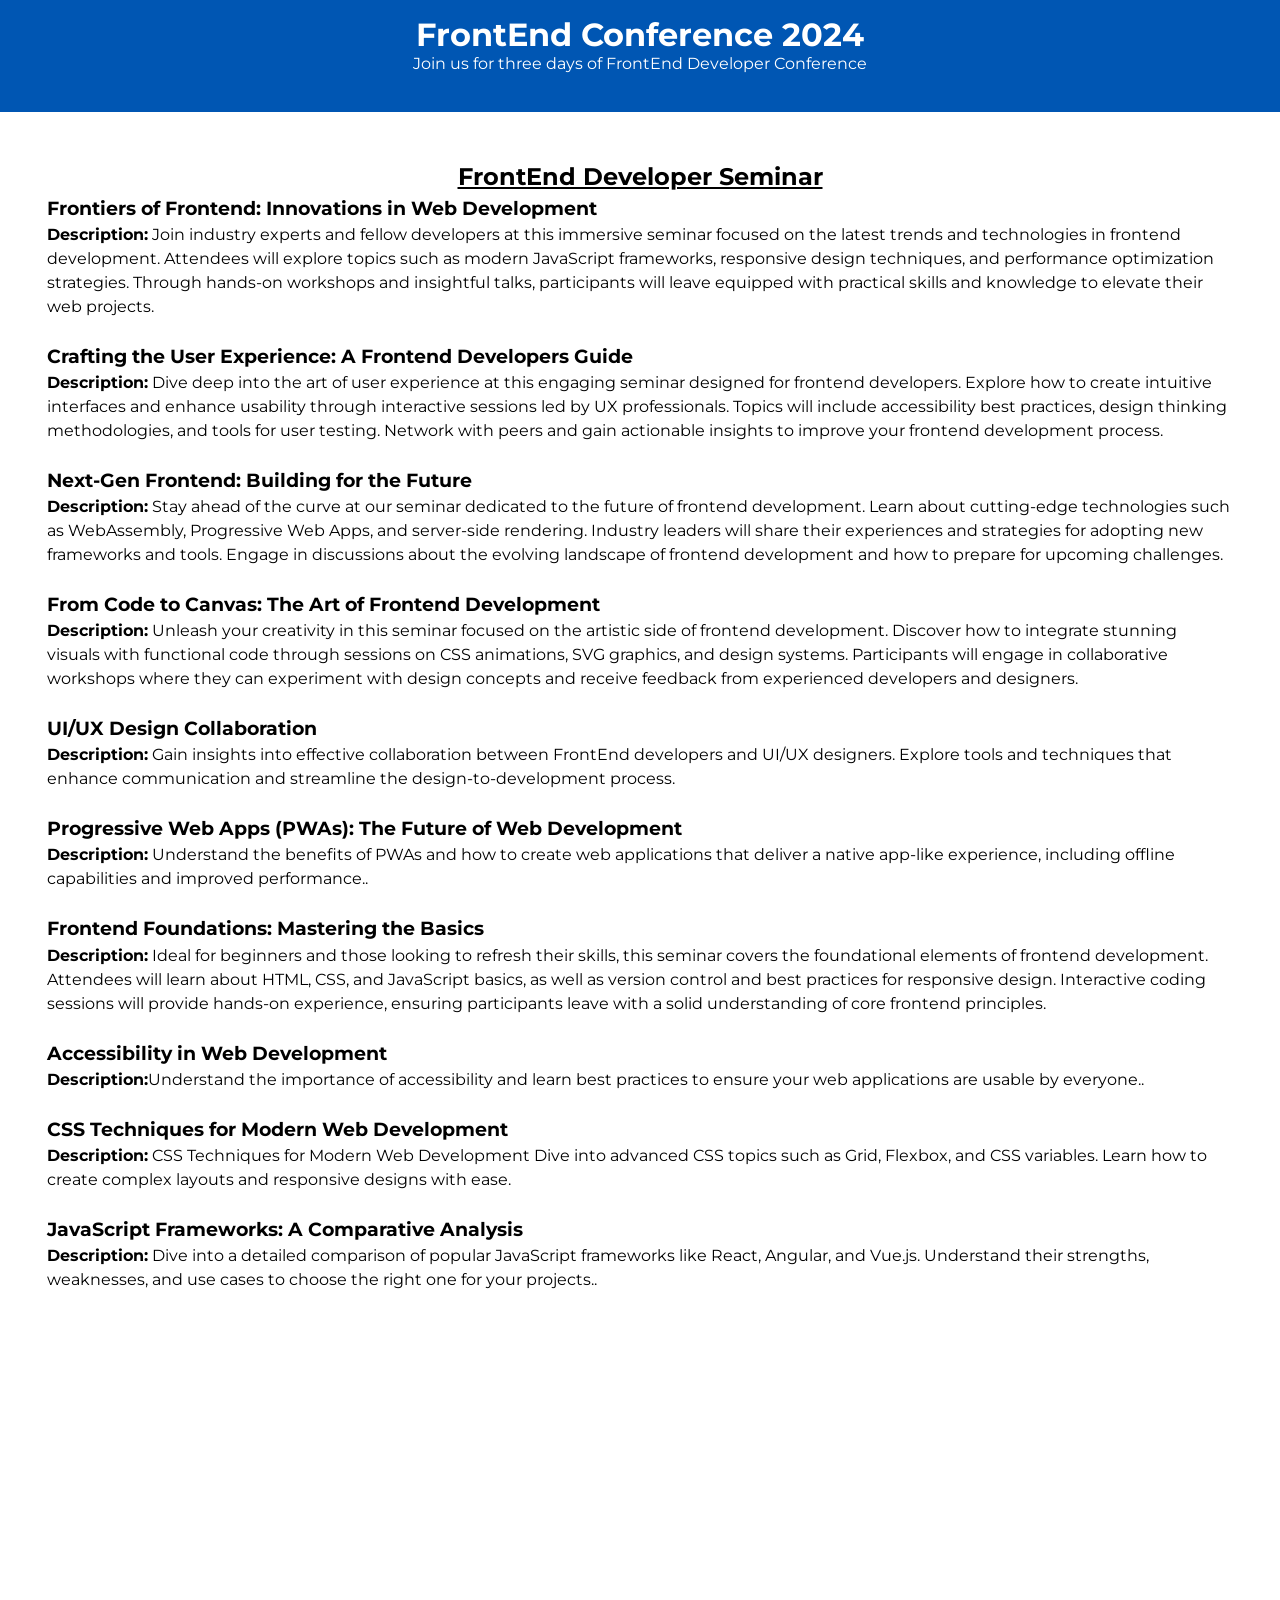
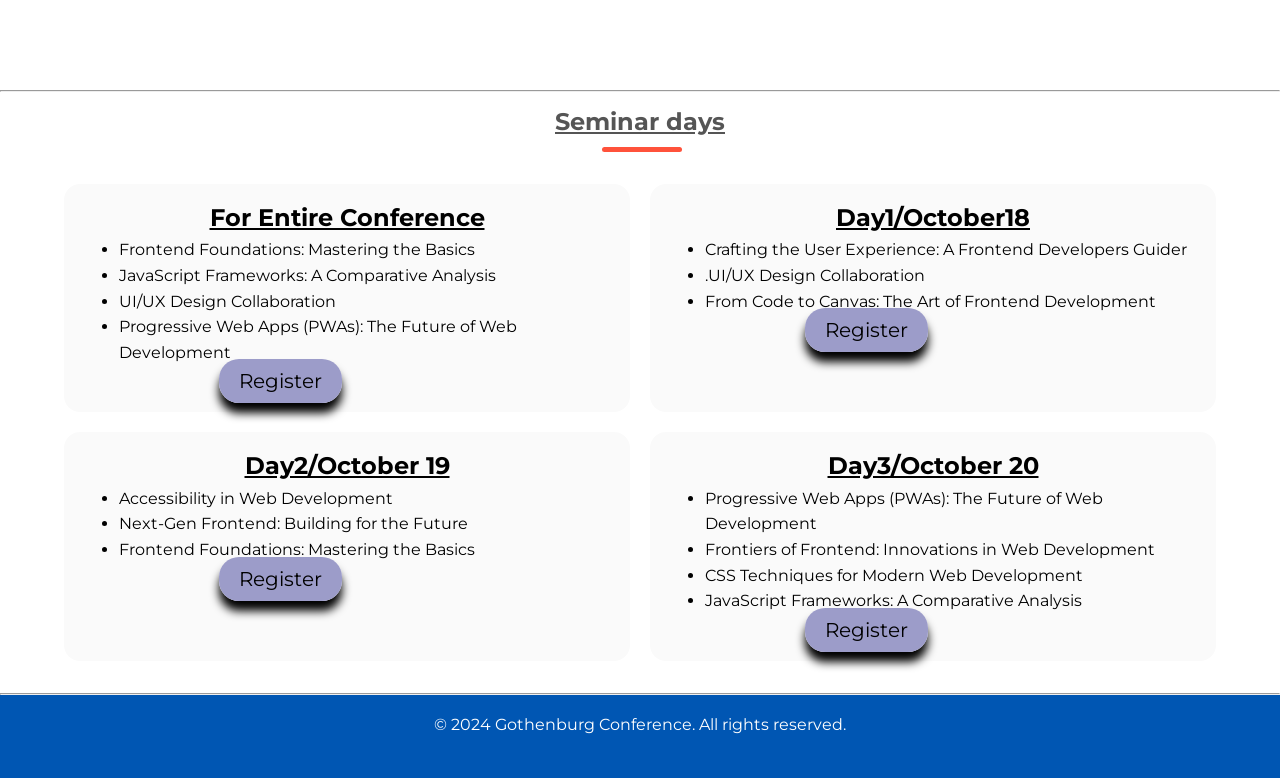
<file: seminar.html>
<!DOCTYPE html>
<html lang="en">
<head>
    <meta charset="UTF-8">
    <meta name="viewport" content="width=device-width, initial-scale=1.0">
    <title>FrontEnd Developer Conference</title>
    <link rel="stylesheet" href="css/seminar.css">
    <link href="https://fonts.googleapis.com/css2?family=Montserrat:ital,wght@0,100..900;1,100..900&display=swap" rel="stylesheet">   
</head>
<body>
    <header>
        <h1>FrontEnd Conference 2024</h1>
        <p>Join us for three days of FrontEnd Developer Conference</p>
    </header>
    <main>
         <section>
            <div class="small-container">
                <h2>FrontEnd Developer Seminar</h2>
                <article>
                    <h3>Frontiers of Frontend: Innovations in Web Development</h3>
                    <p><strong> Description:</strong> Join industry experts and fellow developers at this immersive seminar focused on the latest trends and 
                    technologies in frontend development. Attendees will explore topics such as modern JavaScript frameworks, 
                    responsive design techniques, and performance optimization strategies. Through hands-on workshops and insightful talks, 
                    participants will leave equipped with practical skills and knowledge to elevate their web projects.</p>
                </article>
                <article>
                    <h3>Crafting the User Experience: A Frontend Developers Guide</h3>
                    <p><strong> Description:</strong> Dive deep into the art of user experience at this engaging seminar designed for frontend developers. 
                    Explore how to create intuitive interfaces and enhance usability through interactive sessions led by UX professionals. 
                    Topics will include accessibility best practices, design thinking methodologies, and tools for user testing. Network with peers 
                    and gain actionable insights to improve your frontend development process.</p>
                </article>
                <article>
                    <h3>Next-Gen Frontend: Building for the Future</h3>
                    <p><strong> Description:</strong> Stay ahead of the curve at our seminar dedicated to the future of frontend development. Learn about cutting-edge technologies such as 
                    WebAssembly, Progressive Web Apps, and server-side rendering. Industry leaders will share their experiences and strategies for adopting
                    new frameworks and tools. Engage in discussions about the evolving landscape of frontend development and how to prepare for upcoming 
                    challenges.</p>
                </article>
                <article>
                    <h3>From Code to Canvas: The Art of Frontend Development</h3>
                    <p><strong> Description:</strong> Unleash your creativity in this seminar focused on the artistic side of frontend development. Discover how to 
                    integrate stunning visuals with functional code through sessions on CSS animations, SVG graphics, and design systems. 
                    Participants will engage in collaborative workshops where they can experiment with design concepts and receive feedback 
                    from experienced developers and designers.</p>
                </article>
                <article>
                    <h3>UI/UX Design Collaboration</h3>
                    <p><strong> Description:</strong> Gain insights into effective collaboration between FrontEnd developers and UI/UX designers. Explore 
                    tools and techniques that enhance communication and streamline the design-to-development process.</p>  
                </article>
                <article>
                    <h3>Progressive Web Apps (PWAs): The Future of Web Development</h3>
                    <p><strong> Description:</strong> Understand the benefits of PWAs and how to create web applications that deliver a native app-like 
                    experience, including offline capabilities and improved performance..</p>
                </article>
                <article>
                    <h3>Frontend Foundations: Mastering the Basics </h3>
                    <p><strong> Description:</strong> Ideal for beginners and those looking to refresh their skills, this seminar covers the foundational elements of frontend development. 
                    Attendees will learn about HTML, CSS, and JavaScript basics, as well as version control and best practices for responsive design. 
                    Interactive coding sessions will provide hands-on experience, ensuring participants leave with a solid understanding of core frontend 
                    principles.</p>
                </article>
                <article>
                    <h3>Accessibility in Web Development</h3>
                    <p><strong> Description:</strong>Understand the importance of accessibility and learn best practices to ensure your web applications 
                    are usable by everyone..</p>
                </article>
                <article>
                    <h3>CSS Techniques for Modern Web Development</h3>
                    <p><strong> Description:</strong> CSS Techniques for Modern Web Development
                    Dive into advanced CSS topics such as Grid, Flexbox, and CSS variables. Learn how
                    to create complex layouts and responsive designs with ease.</p>
                </article> 
                <article>
                    <h3>JavaScript Frameworks: A Comparative Analysis</h3>
                    <p><strong> Description:</strong> Dive into a detailed comparison of popular JavaScript frameworks like React, Angular, and Vue.js. 
                    Understand their strengths, weaknesses, and use cases to choose the right one for your projects..</p>
                </article> 
            </div>
            <div class="video-container">
                <embed
                src="https://www.youtube.com/embed/I1ZDQXNde98?si=jlLMxv91kmHvy1vm" title="YouTube video player" frameborder="0" allow="accelerometer; autoplay; clipboard-write; encrypted-media; gyroscope; picture-in-picture; web-share" 
                referrerpolicy="strict-origin-when-cross-origin" allowfullscreen width="420" height="315" >
            </div>
        </section>
            <hr> 
            <section>
                <h2 class="title">Seminar days</h2>
                <div class="container">
                    <div class="content">
                        <h2>For Entire Conference</h2>
                        <div>
                            <ul>
                                <li>Frontend Foundations: Mastering the Basics </li>
                                <li>JavaScript Frameworks: A Comparative Analysis</li>
                                <li>UI/UX Design Collaboration</li>
                                <li>Progressive Web Apps (PWAs): The Future of Web Development</li>
                            </ul>
                        </div>
                            <a class="btn" href="form.html">Register </a> 
                    </div> 
                   <div class="content">
                        <h2>Day1/October18</h2>
                        <div>
                            <ul>
                                <li>Crafting the User Experience: A Frontend Developers Guider</li>
                                <li>.UI/UX Design Collaboration </li>
                                <li>From Code to Canvas: The Art of Frontend Development</li>
                            </ul>
                        </div>
                            <a class="btn" href="form.html">Register</a>
                    </div>
                    <div class="content">
                        <h2>Day2/October 19</h2>
                        <div>
                            <ul>
                                <li>Accessibility in Web Development</li>
                                <li>Next-Gen Frontend: Building for the Future</li>
                                <li>Frontend Foundations: Mastering the Basics </li>
                            </ul>
                        </div>
                            <a class="btn" href="form.html">Register</a>
                    </div>
                    <div class="content">
                        <h2>Day3/October 20</h2>
                        <div>
                            <ul>
                                <li>Progressive Web Apps (PWAs): The Future of Web Development</li>
                                <li>Frontiers of Frontend: Innovations in Web Development</li>
                                <li>CSS Techniques for Modern Web Development</li>
                                <li>JavaScript Frameworks: A Comparative Analysis</li>
                            </ul>
                        </div>
                        <a class="btn" href="form.html">Register</a>
                    </div>
                </div>
            </section>
        </main>
        <hr>
        <footer>
            <p>&copy; 2024 Gothenburg Conference. All rights reserved.</p>
        </footer>
    </body>
</html>
</file>
<file: css/seminar.css>
*{
    margin: 0;
    box-sizing: border-box;
}
body{
    font-family: "Montserrat", sans-serif; 
    
}
:root {
    --header-bg: #0056b3;
    --highlight-color: #ff523b;
    --btn-bg: #50508B;
}
header{ 
    background:var(--header-bg); 
    color: #ffffff; 
    padding: 15px 0; 
    text-align: center; 
    margin-bottom: 1em; 
}
h2 {
    display: block;
    text-align: center;
    text-decoration: underline;
    font-size: 1.5em;
}
p{
    margin-bottom: 1.5em; 
    font-size: 16px; 
    font-weight: 400;
}

.small-container{
    margin: 2em;
    margin-bottom: 1.2em;
    padding: 15px; 
    line-height: 1.5;
}


.title{
    text-align: center;
    position: relative;
    line-height: 60px;
    color:#555;
}
.title::after{
    align-items: center;
    content: ' ';/*content are background 🎮*/
    background:var(--highlight-color);
    width: 80px;
    height: 5px;
    border-radius: 5px;
    position: absolute;
    bottom: 0;
    left: 47%;
}
.title:hover{
    color: turquoise;
}
 
/*This containeris for seminar day*/
.container{
    grid-template-columns: repeat(2, 1fr );
    max-width:95%;
    min-height:30px;
    display: grid;
    gap:20px;
    margin: 0 auto;
    padding: 2em;

}/*-----seminar days-----*/
.content{
    line-height:1.6;
    font-size: 16px;
    padding: 15px;/*around the eges*/
    background: #fafafa;
    border-radius: 1em;
}
.btn{
    position: relative;
    font-size: 20px;
    color: #000;
    text-decoration: none;
   /* border: 2px solid #fff;*/
    padding: 10px 20px;
    border-radius:1em;
    margin-left:  7em;
    background: #9C9CC9;
    box-shadow: 0 0.5em 0.5em black;

}
a.btn:hover{
    background:var(--header-bg);
}    
.video-container {
    display: flex;
    justify-content: center;
    width: 100%;
    padding-bottom:25px;
    align-content: center;
}
.video-container embed{
    padding: 20px 0;
}
/*-----footer-------*/
footer {
    display: flex; 
    justify-content: center; 
    align-items: center; 
    padding: 20px 0;
    background: #0056b3;
    width: 100%;
    color: white; 
    font-size: 16px;
    position: relative;
}

/*------media query-------*/
@media (max-width: 600px) {
   
    .small-container {
    padding: 10px; /* Reduce padding */
    }
    .container {
        grid-template-columns: 1fr; /* Stacks items in a single column */
        gap:2em;
        padding: 2em;
    }  
}
</file>
